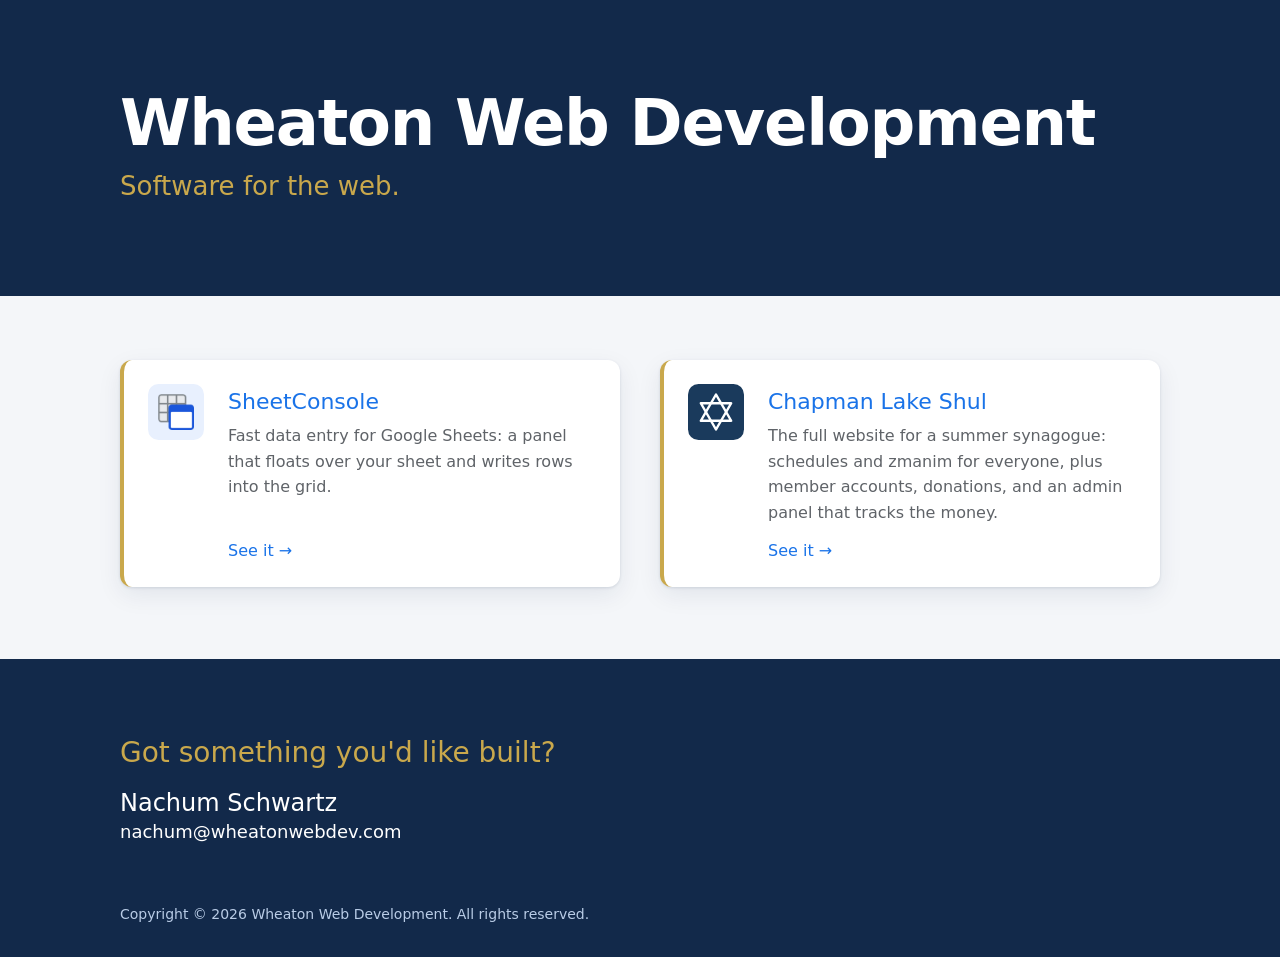
<file: index.html>
<!doctype html>
<html lang="en">
<head>
  <meta charset="utf-8">
  <meta name="viewport" content="width=device-width, initial-scale=1">
  <title>Wheaton Web Development</title>
  <!-- This page's one true address, for search engines - not the old
       nachumschwartz.github.io one, or a spelling without the final slash. -->
  <link rel="canonical" href="https://wheatonwebdev.com/">
  <meta name="description" content="Software for the web.">
  <link rel="icon" href="favicon.svg" type="image/svg+xml">
  <link rel="stylesheet" href="style.css">
</head>
<body class="home">
  <header class="band site-header">
    <div class="container">
      <h1>Wheaton Web Development</h1>
      <p class="tagline">Software for the web.</p>
    </div>
  </header>

  <main class="container">
    <!-- Each project is one card. To add a project, copy a card; the layout
         in style.css arranges however many there are. -->
    <section class="projects" aria-label="Projects">
      <article class="project">
        <img class="project-icon tile" src="images/sheetconsole-icon.png" alt="">
        <div class="project-text">
          <h2><a href="sheetconsole/">SheetConsole</a></h2>
          <p>
            Fast data entry for Google Sheets: a panel that floats over your
            sheet and writes rows into the grid.
          </p>
          <span class="see-it" aria-hidden="true">See it →</span>
        </div>
      </article>

      <article class="project">
        <img class="project-icon" src="images/chapman-lake-shul-icon.svg" alt="">
        <div class="project-text">
          <h2><a href="https://chapmanlakeshul.org">Chapman Lake Shul</a></h2>
          <p>
            The full website for a summer synagogue: schedules and zmanim for
            everyone, plus member accounts, donations, and an admin panel that
            tracks the money.
          </p>
          <span class="see-it" aria-hidden="true">See it →</span>
        </div>
      </article>
    </section>
  </main>

  <footer class="band site-footer">
    <div class="container">
      <h2>Got something you'd like built?</h2>
      <p class="contact">
        <span class="contact-name">Nachum Schwartz</span>
        <a href="mailto:nachum@wheatonwebdev.com">nachum@wheatonwebdev.com</a>
      </p>
      <p class="copyright">Copyright © 2026 Wheaton Web Development. All rights reserved.</p>
    </div>
  </footer>
</body>
</html>
</file>
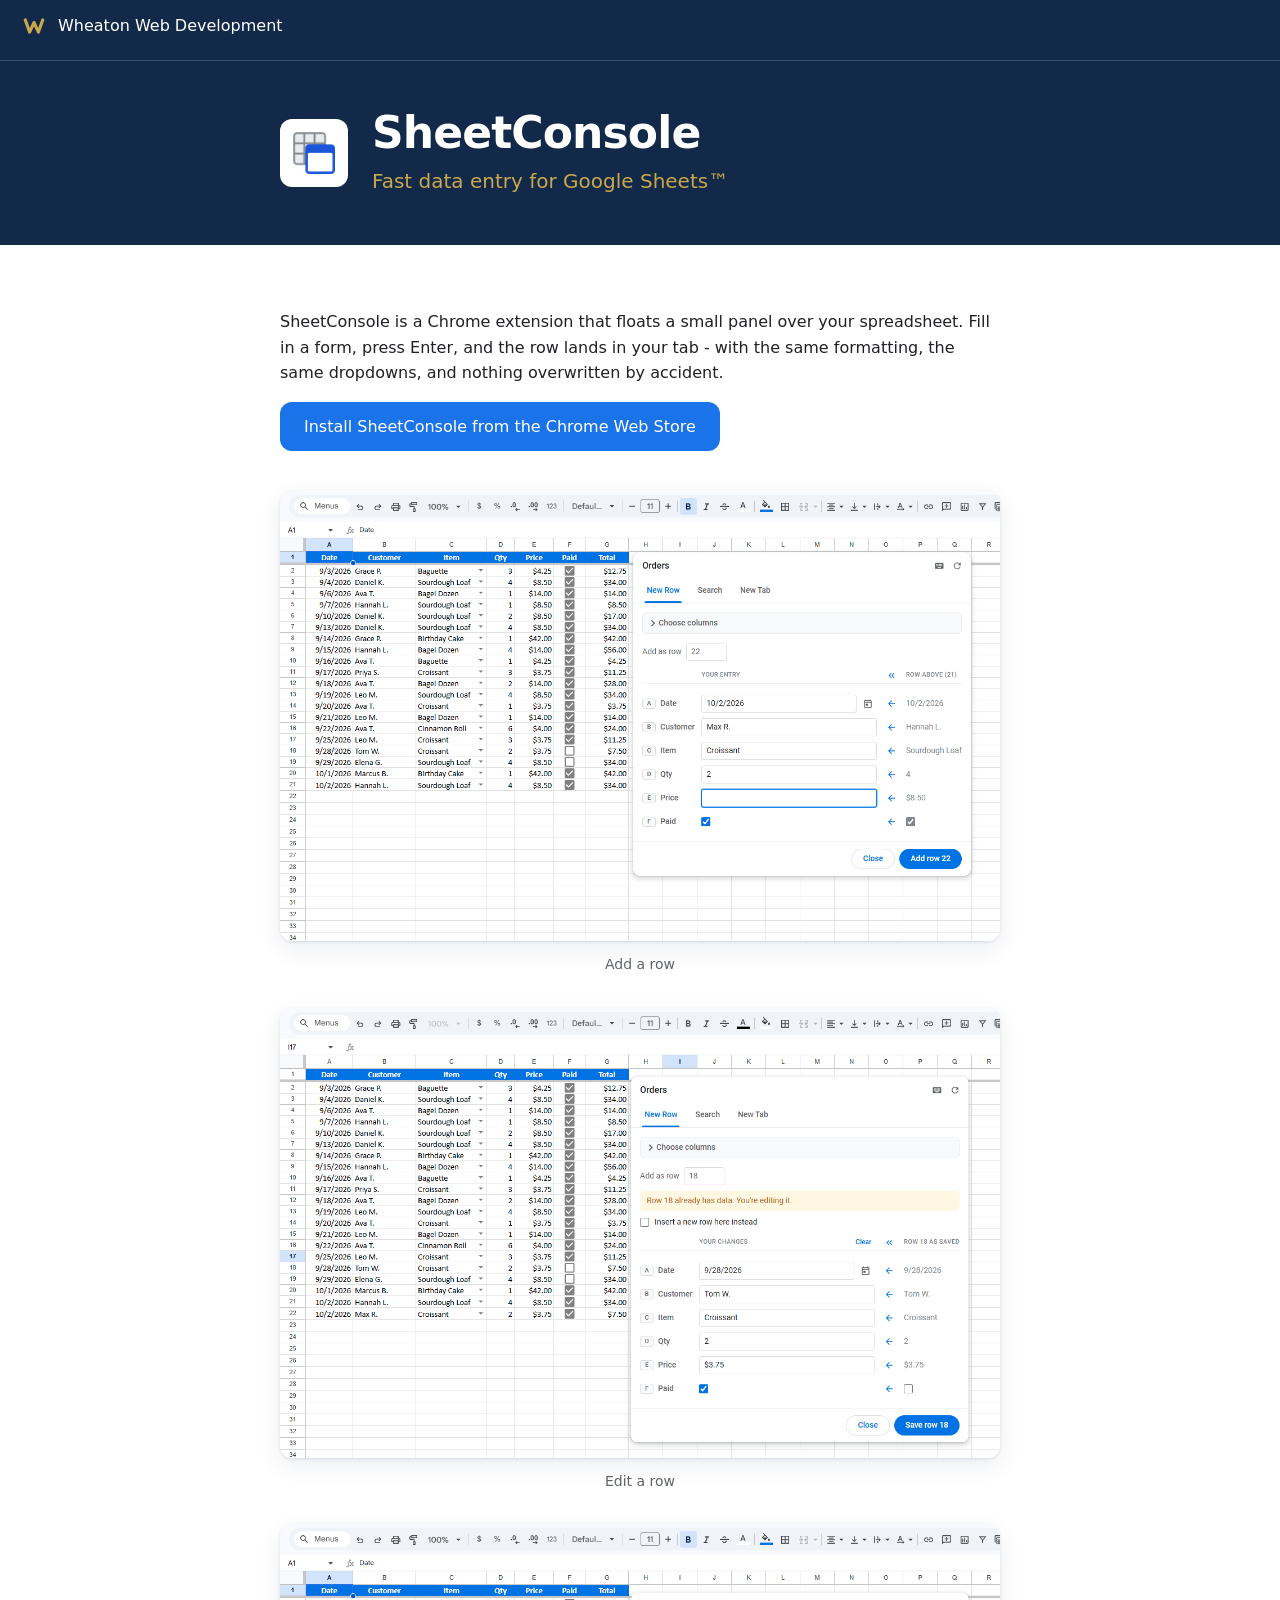
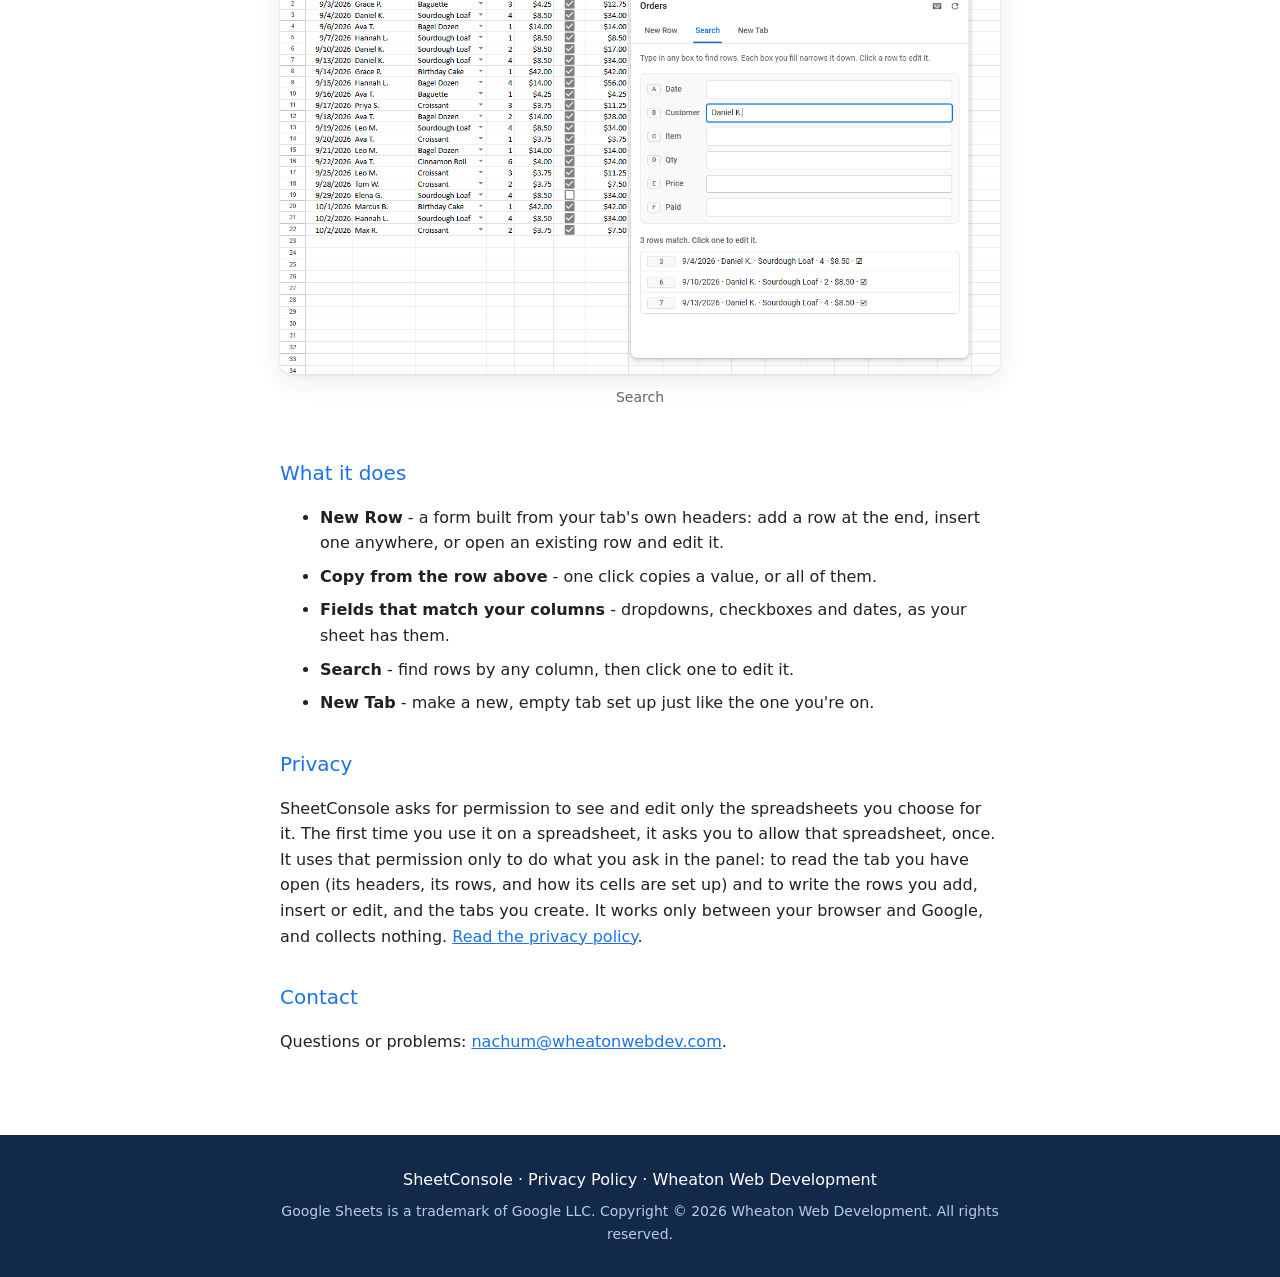
<file: sheetconsole/index.html>
<!doctype html>
<html lang="en">
<head>
  <meta charset="utf-8">
  <meta name="viewport" content="width=device-width, initial-scale=1">
  <title>SheetConsole</title>
  <!-- This page's one true address, for search engines - not the old
       nachumschwartz.github.io one, or a spelling without the final slash. -->
  <link rel="canonical" href="https://wheatonwebdev.com/sheetconsole/">
  <link rel="icon" href="../favicon.svg" type="image/svg+xml">
  <link rel="stylesheet" href="../style.css">
</head>
<body>
  <nav class="band site-bar" aria-label="Site">
    <a href="../">
      <img src="../favicon.svg" alt="">
      Wheaton Web Development
    </a>
  </nav>

  <header class="band site-header compact">
    <div class="container narrow">
      <div class="product-title">
        <img class="product-icon" src="../images/sheetconsole-icon.png" alt="">
        <div>
          <h1>SheetConsole</h1>
          <p class="tagline">Fast data entry for Google Sheets™</p>
        </div>
      </div>
    </div>
  </header>

  <main>
    <p>
      SheetConsole is a Chrome extension that floats a small panel over your
      spreadsheet. Fill in a form, press Enter, and the row lands in your tab -
      with the same formatting, the same dropdowns, and nothing overwritten by
      accident.
    </p>

    <p><a class="button" href="https://chromewebstore.google.com/detail/sheetconsole/kehadelpnliejfajoffbfmijffdfhdcd">Install SheetConsole from the Chrome Web Store</a></p>

    <section class="screens" aria-label="Screenshots">
      <figure>
        <img src="../images/sheetconsole-new-row.png" alt="The panel over a sheet of orders, with a form for adding row 22">
        <figcaption>Add a row</figcaption>
      </figure>
      <figure>
        <img src="../images/sheetconsole-edit-row.png" alt="The panel showing row 18 open for editing beside its saved values">
        <figcaption>Edit a row</figcaption>
      </figure>
      <figure>
        <img src="../images/sheetconsole-search.png" alt="The panel's Search tab listing three rows that match a customer's name">
        <figcaption>Search</figcaption>
      </figure>
    </section>

    <h2>What it does</h2>
    <ul>
      <li><strong>New Row</strong> - a form built from your tab's own headers: add a row at the end, insert one anywhere, or open an existing row and edit it.</li>
      <li><strong>Copy from the row above</strong> - one click copies a value, or all of them.</li>
      <li><strong>Fields that match your columns</strong> - dropdowns, checkboxes and dates, as your sheet has them.</li>
      <li><strong>Search</strong> - find rows by any column, then click one to edit it.</li>
      <li><strong>New Tab</strong> - make a new, empty tab set up just like the one you're on.</li>
    </ul>

    <h2>Privacy</h2>
    <p>
      SheetConsole asks for permission to see and edit only the spreadsheets
      you choose for it. The first time you use it on a spreadsheet, it asks
      you to allow that spreadsheet, once. It uses that permission only to do
      what you ask in the panel: to read
      the tab you have open (its headers, its rows, and how its cells are set
      up) and to write the rows you add, insert or edit, and the tabs you
      create. It works only between your browser and Google, and collects
      nothing. <a href="privacy.html">Read the privacy policy</a>.
    </p>

    <h2>Contact</h2>
    <p>
      Questions or problems:
      <a href="mailto:nachum@wheatonwebdev.com">nachum@wheatonwebdev.com</a>.
    </p>
  </main>

  <footer class="band site-footer compact">
    <div class="container narrow">
      <p class="footer-links">
        <a href="./">SheetConsole</a> · <a href="privacy.html">Privacy Policy</a> · <a href="../">Wheaton Web Development</a>
      </p>
      <p class="copyright">
        Google Sheets is a trademark of Google LLC.
        Copyright © 2026 Wheaton Web Development. All rights reserved.
      </p>
    </div>
  </footer>
</body>
</html>
</file>
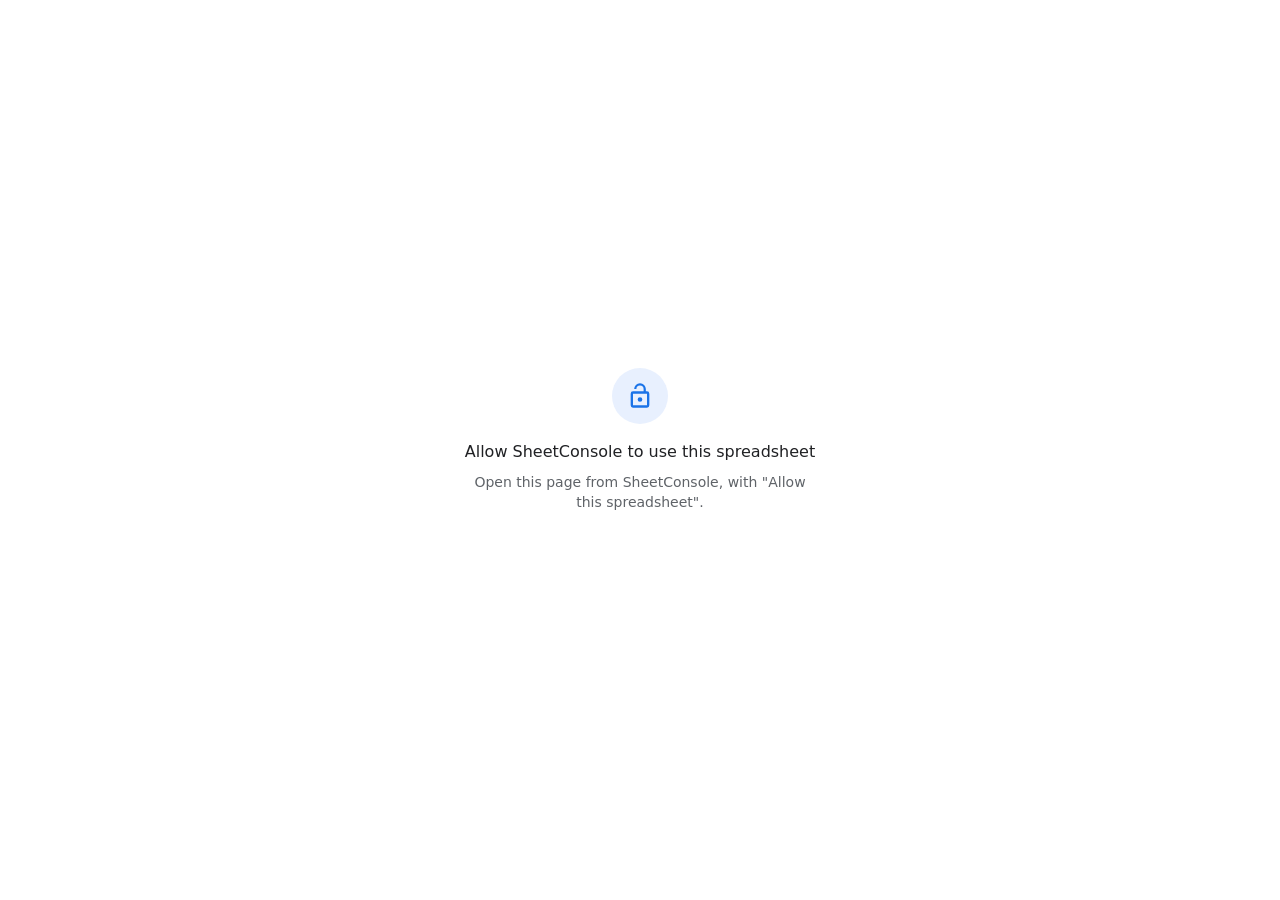
<file: sheetconsole/allow.html>
<!doctype html>
<html lang="en">
<head>
  <meta charset="utf-8">
  <meta name="viewport" content="width=device-width, initial-scale=1">
  <!-- Opened only by SheetConsole, in its own small window; no use to a search engine. -->
  <meta name="robots" content="noindex">
  <title>Allow SheetConsole</title>
  <link rel="icon" href="../favicon.svg">
  <link rel="stylesheet" href="allow.css">
</head>
<body>
  <main class="allow-card">
    <span class="allow-icon">
      <svg viewBox="0 0 24 24" aria-hidden="true"><path d="M12 17a2 2 0 1 0 0-4 2 2 0 0 0 0 4zm6-9h-1V6A5 5 0 0 0 7 6h1.9a3.1 3.1 0 0 1 6.2 0v2H6a2 2 0 0 0-2 2v10a2 2 0 0 0 2 2h12a2 2 0 0 0 2-2V10a2 2 0 0 0-2-2zm0 12H6V10h12v10z"/></svg>
    </span>
    <h1>Allow SheetConsole to use this spreadsheet</h1>
    <p id="status">Opening Google's file chooser…</p>
    <button id="again" type="button" hidden>Choose the spreadsheet</button>
  </main>

  <!-- Google's file chooser. It has to be loaded from Google, which is why this
       page lives on the website rather than inside the extension. -->
  <script src="https://apis.google.com/js/api.js"></script>
  <script src="allow.js"></script>
</body>
</html>
</file>
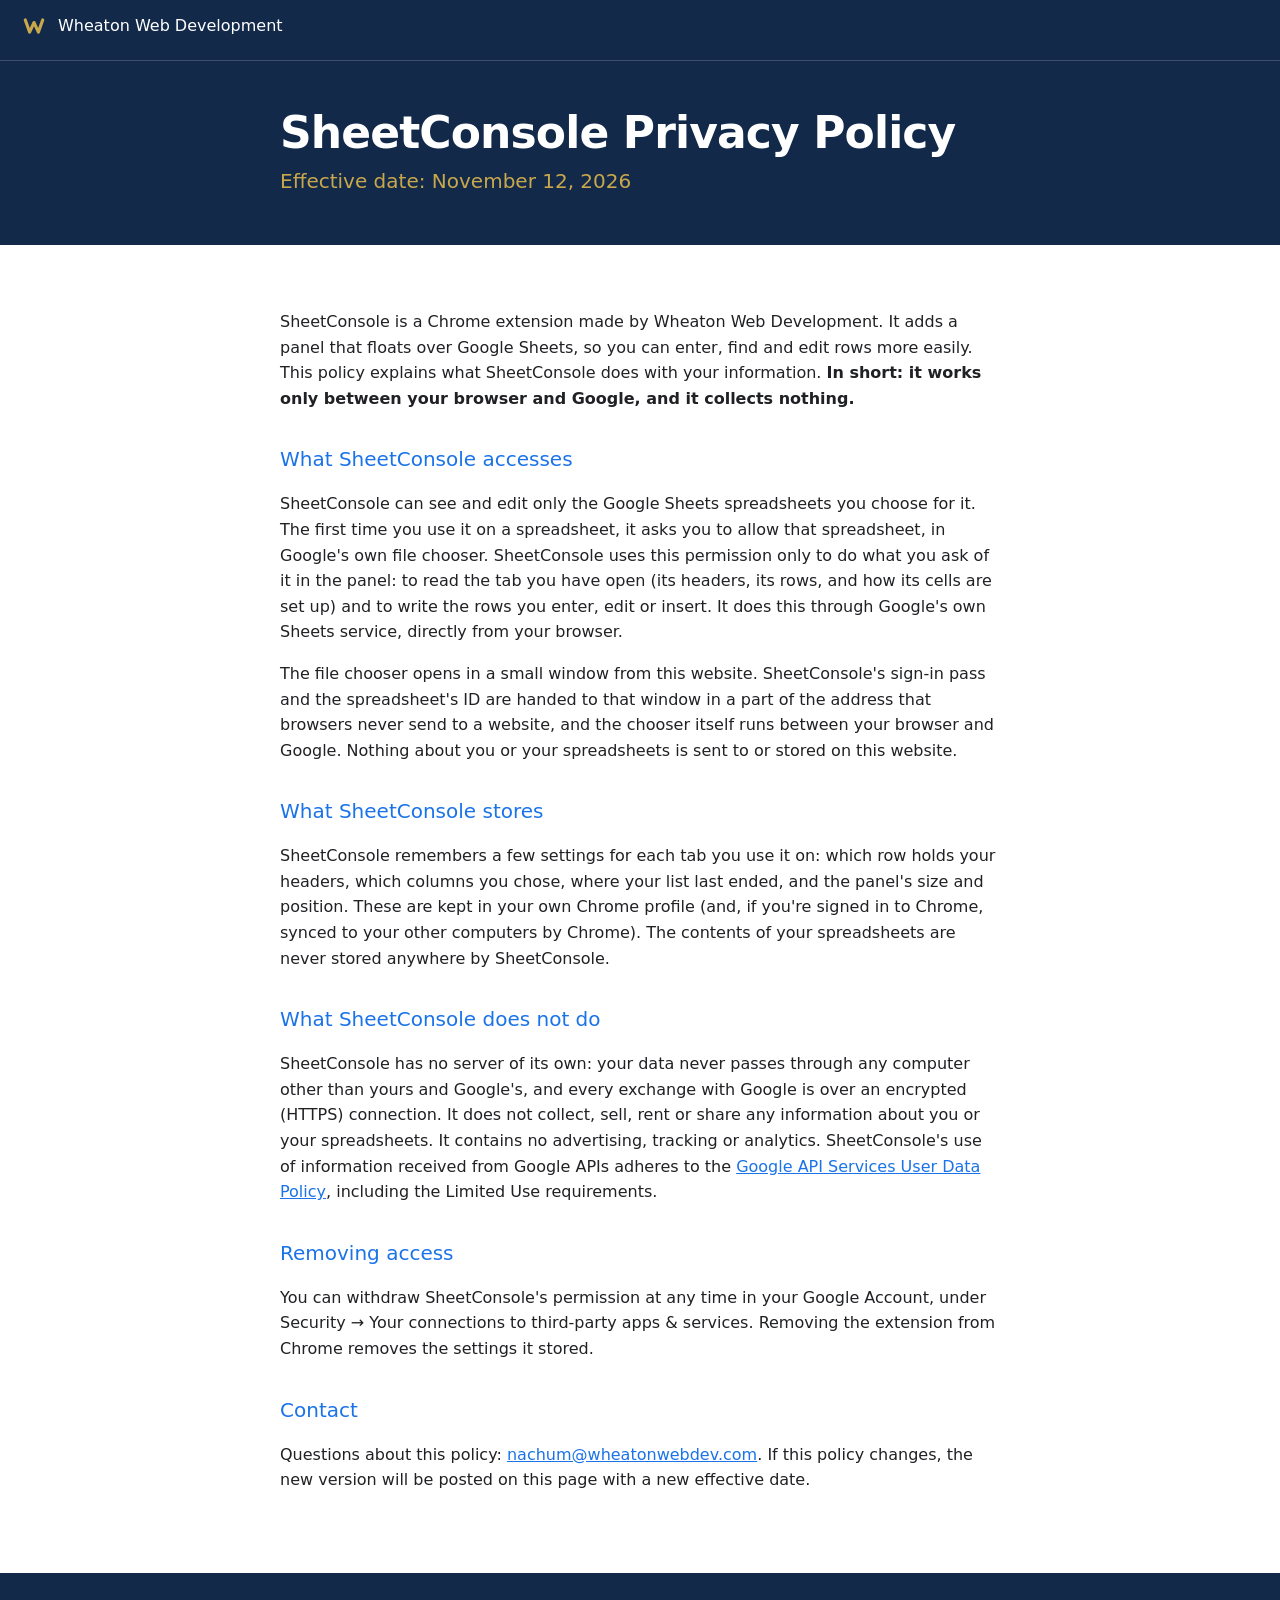
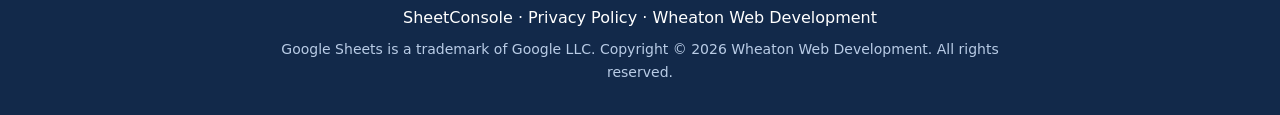
<file: sheetconsole/privacy.html>
<!doctype html>
<html lang="en">
<head>
  <meta charset="utf-8">
  <meta name="viewport" content="width=device-width, initial-scale=1">
  <title>SheetConsole Privacy Policy</title>
  <!-- This page's one true address, for search engines - not the old
       nachumschwartz.github.io one, or a spelling without the final slash. -->
  <link rel="canonical" href="https://wheatonwebdev.com/sheetconsole/privacy.html">
  <link rel="icon" href="../favicon.svg" type="image/svg+xml">
  <link rel="stylesheet" href="../style.css">
</head>
<body>
  <nav class="band site-bar" aria-label="Site">
    <a href="../">
      <img src="../favicon.svg" alt="">
      Wheaton Web Development
    </a>
  </nav>

  <header class="band site-header compact">
    <div class="container narrow">
      <h1>SheetConsole Privacy Policy</h1>
      <p class="tagline">Effective date: November 12, 2026</p>
    </div>
  </header>

  <main>
    <p>
      SheetConsole is a Chrome extension made by Wheaton Web Development. It
      adds a panel that floats over Google Sheets, so you can enter, find and
      edit rows more easily. This policy explains what SheetConsole does with
      your information. <strong>In short: it works only between your browser
      and Google, and it collects nothing.</strong>
    </p>

    <h2>What SheetConsole accesses</h2>
    <p>
      SheetConsole can see and edit only the Google Sheets spreadsheets you
      choose for it. The first time you use it on a spreadsheet, it asks you to
      allow that spreadsheet, in Google's own file chooser. SheetConsole uses
      this permission only to do what you ask of it in the panel: to read the
      tab you have open (its headers, its rows, and how its cells are set up)
      and to write the rows you enter, edit or insert. It does this through
      Google's own Sheets service, directly from your browser.
    </p>
    <p>
      The file chooser opens in a small window from this website. SheetConsole's
      sign-in pass and the spreadsheet's ID are handed to that window in a part
      of the address that browsers never send to a website, and the chooser
      itself runs between your browser and Google. Nothing about you or your
      spreadsheets is sent to or stored on this website.
    </p>

    <h2>What SheetConsole stores</h2>
    <p>
      SheetConsole remembers a few settings for each tab you use it on: which
      row holds your headers, which columns you chose, where your list last
      ended, and the panel's size and position. These are kept in your own
      Chrome profile (and, if you're signed in to Chrome, synced to your other
      computers by Chrome). The contents of your spreadsheets are never stored
      anywhere by SheetConsole.
    </p>

    <h2>What SheetConsole does not do</h2>
    <p>
      SheetConsole has no server of its own: your data never passes through any
      computer other than yours and Google's, and every exchange with Google is
      over an encrypted (HTTPS) connection. It does not collect, sell, rent or
      share any information about you or your spreadsheets. It contains no
      advertising, tracking or analytics. SheetConsole's use of information
      received from Google APIs adheres to the
      <a href="https://developers.google.com/terms/api-services-user-data-policy">Google API Services User Data Policy</a>,
      including the Limited Use requirements.
    </p>

    <h2>Removing access</h2>
    <p>
      You can withdraw SheetConsole's permission at any time in your Google
      Account, under Security → Your connections to third-party apps &amp;
      services. Removing the extension from Chrome removes the settings it
      stored.
    </p>

    <h2>Contact</h2>
    <p>
      Questions about this policy:
      <a href="mailto:nachum@wheatonwebdev.com">nachum@wheatonwebdev.com</a>.
      If this policy changes, the new version will be posted on this page with
      a new effective date.
    </p>
  </main>

  <footer class="band site-footer compact">
    <div class="container narrow">
      <p class="footer-links">
        <a href="./">SheetConsole</a> · <a href="privacy.html">Privacy Policy</a> · <a href="../">Wheaton Web Development</a>
      </p>
      <p class="copyright">
        Google Sheets is a trademark of Google LLC.
        Copyright © 2026 Wheaton Web Development. All rights reserved.
      </p>
    </div>
  </footer>
</body>
</html>
</file>
<file: style.css>
/* One look for every page of the site: plain, readable, in SheetConsole's
   colours. */

:root {
  --blue: #1a73e8;
  --blue-dark: #1557b0;
  --text: #202124;
  --text-quiet: #5f6368;
  --line: #e8eaed;
  --surface: #ffffff;

  /* The front page's bands and background. Navy rather than SheetConsole's
     bright blue, which is kept as the accent for links. */
  --navy: #12294a;
  --on-navy-quiet: #b9cce6;
  --on-navy-line: rgb(255 255 255 / 18%);
  --gold: #c9a84c; /* Chapman Lake Shul's gold */
  --page: #f4f6f9;

  /* Reading text gets hard to follow in long lines, so text pages stay narrow.
     The front page needs more room to show its screenshots. */
  --width-text: 720px;
  --width-wide: 1040px;
  --page-margin: 20px;

  /* The narrowest a project card may get. It also caps the front page at two
     columns, since three of these don't fit in --width-wide. */
  --card-min-width: 400px;
  --card-gap: 40px;
  --card-padding: 24px;
  --icon-size: 56px;
  --bar-logo-size: 28px;
  --icon-tile-padding: 6px;
  --icon-tile-inset: 4px;
  --icon-tile: #e8f0fe;
  --icon-radius: 10.5px;
  --accent-width: 4px;
  --radius: 12px;
  --shadow: 0 1px 3px rgb(18 41 74 / 12%), 0 8px 24px rgb(18 41 74 / 8%);
  --shadow-raised: 0 2px 6px rgb(18 41 74 / 14%), 0 16px 36px rgb(18 41 74 / 14%);
  --hover-lift: -4px;
  --hover-time: 150ms;
}

body {
  margin: 0;
  background: var(--surface);
  color: var(--text);
  font-family: Roboto, "Segoe UI", system-ui, Arial, sans-serif;
  font-size: 16px;
  line-height: 1.6;
}

main {
  max-width: var(--width-text);
  margin: 0 auto;
  padding: 48px var(--page-margin) 64px;
}

h1 {
  margin: 0 0 8px;
  font-size: 32px;
  font-weight: 500;
  line-height: 1.25;
}

h2 {
  margin: 32px 0 8px;
  font-size: 20px;
  font-weight: 500;
  color: var(--blue);
}

.quiet {
  color: var(--text-quiet);
}

a {
  color: var(--blue);
}

/* Shared by every page */

/* A band's colour runs edge to edge while .container keeps its content lined
   up with the cards, which is why the two are separate elements. */
.container,
main.container {
  max-width: var(--width-wide);
  margin: 0 auto;
  padding-left: var(--page-margin);
  padding-right: var(--page-margin);
}

/* Lines a band's content up with the narrow text column below it. */
.container.narrow {
  max-width: var(--width-text);
}

.band {
  background: var(--navy);
  color: var(--surface);
}

/* Front page */

.home {
  background: var(--page);
}

.site-header {
  padding: 88px 0;
}

/* The name is the only large thing on the page. clamp() lets it shrink on a
   phone instead of wrapping awkwardly. */
.site-header h1 {
  font-size: clamp(36px, 7vw, 64px);
  font-weight: 700;
  letter-spacing: -0.02em;
  line-height: 1.1;
}

.tagline {
  margin: 0;
  color: var(--gold);
  font-size: clamp(20px, 3vw, 26px);
}

main.container {
  padding-top: 64px;
  padding-bottom: 72px;
}

/* auto-fit is what lets the page grow without a redesign: one card would fill
   the width, two or more share columns, and a phone gets a single column.   min() stops a card overflowing a screen narrower than --card-min-width. */
.projects {
  display: grid;
  grid-template-columns: repeat(auto-fit, minmax(min(100%, var(--card-min-width)), 1fr));
  gap: var(--card-gap);
}

/* position: relative is the anchor for the link's ::after below. */
.project {
  position: relative;
  display: flex;
  gap: var(--card-padding);
  padding: var(--card-padding);
  background: var(--surface);
  border-left: var(--accent-width) solid var(--gold);
  border-radius: var(--radius);
  box-shadow: var(--shadow);
  transition: transform var(--hover-time), box-shadow var(--hover-time);
}

.project:hover,
.project:focus-within {
  transform: translateY(var(--hover-lift));
  box-shadow: var(--shadow-raised);
}

/* Someone who has asked their system for less motion shouldn't get the lift. */
@media (prefers-reduced-motion: reduce) {
  .project {
    transition: none;
  }

  .project:hover,
  .project:focus-within {
    transform: none;
  }
}

/* flex-shrink: 0 keeps the icon its full size when the text beside it is long. */
.project-icon {
  flex-shrink: 0;
  width: var(--icon-size);
  height: var(--icon-size);
}

/* For an icon with no background of its own, so it matches the shul's solid
   square. The corner radius is the same proportion as that icon's. border-box
   keeps the tile at --icon-size, with the padding taken from inside it. */
.project-icon.tile {
  box-sizing: border-box;
  padding: var(--icon-tile-inset);
  background: var(--icon-tile);
  border-radius: var(--icon-radius);
}

/* A column so that auto margin on "See it" can push it to the bottom: cards in
   a row are the same height, and this lines their links up. */
.project-text {
  display: flex;
  flex-direction: column;
}

.project h2 {
  margin: 0 0 4px;
  font-size: 22px;
}

.project h2 a {
  text-decoration: none;
}

/* Stretches the link over the whole card, so a click anywhere on it works
   while a screen reader still announces just the project's name. */
.project h2 a::after {
  content: "";
  position: absolute;
  inset: 0;
}

.project p {
  margin: 0 0 12px;
  color: var(--text-quiet);
}

.see-it {
  margin-top: auto;
  color: var(--blue);
  font-weight: 500;
}

.site-footer {
  padding: 72px 0 32px;
}

.site-footer a {
  color: var(--surface);
}

.site-footer h2 {
  margin: 0 0 12px;
  color: var(--gold);
  font-size: 28px;
}

.contact {
  margin: 0;
}

/* Tighter than body text, so the name and email read as one unit. */
.contact-name {
  display: block;
  font-size: 24px;
  font-weight: 500;
  line-height: 1.25;
}

.contact a {
  font-size: 18px;
  text-decoration: none;
}

.contact a:hover,
.contact a:focus-visible {
  text-decoration: underline;
}

.copyright {
  margin: 56px 0 0;
  color: var(--on-navy-quiet);
  font-size: 14px;
}

/* Inner pages: the same bands, quieter, so the page's content comes first */

.site-header.compact {
  padding: 48px 0;
}

.site-header.compact h1 {
  font-size: clamp(30px, 5vw, 44px);
}

.site-header.compact .tagline {
  font-size: clamp(17px, 2.5vw, 20px);
}

/* The company's logo in the top corner, which people expect to take them home.
   The line beneath separates the company from the product's own header. */
.site-bar {
  padding: 12px var(--page-margin);
  border-bottom: 1px solid var(--on-navy-line);
}

.site-bar a {
  display: inline-flex;
  align-items: center;
  gap: 10px;
  color: var(--surface);
  font-weight: 500;
  text-decoration: none;
}

.site-bar a:hover,
.site-bar a:focus-visible {
  text-decoration: underline;
}

.site-bar img {
  width: var(--bar-logo-size);
  height: var(--bar-logo-size);
}

.product-title {
  display: flex;
  align-items: center;
  gap: var(--card-padding);
}

/* The store icon has grey and blue parts that would vanish on navy, so it sits
   on its own white tile. */
.product-icon {
  flex-shrink: 0;
  width: var(--icon-size);
  height: var(--icon-size);
  padding: var(--icon-tile-padding);
  background: var(--surface);
  border-radius: var(--radius);
}

.button {
  display: inline-block;
  padding: 12px 24px;
  background: var(--blue);
  color: var(--surface);
  border-radius: var(--radius);
  font-weight: 500;
  text-decoration: none;
}

.button:hover,
.button:focus-visible {
  background: var(--blue-dark);
}

.screens {
  margin: 40px 0 48px;
}

.screens figure {
  margin: 0 0 32px;
}

.screens img {
  display: block;
  width: 100%;
  height: auto;
  border-radius: var(--radius);
  box-shadow: var(--shadow);
}

.screens figcaption {
  margin-top: 12px;
  color: var(--text-quiet);
  font-size: 14px;
  text-align: center;
}

li {
  margin-bottom: 8px;
}

.site-footer.compact {
  padding: 32px 0;
  text-align: center;
}

.compact .copyright {
  margin: 0;
}

.footer-links {
  margin: 0 0 8px;
}

.footer-links a {
  text-decoration: none;
}

.footer-links a:hover,
.footer-links a:focus-visible {
  text-decoration: underline;
}
</file>
<file: sheetconsole/allow.css>
/* The approval window's look: the same card as SheetConsole's own "Allow"
   screen, so the window reads as part of the app rather than a web page. */

:root {
  --blue: #1a73e8;
  --blue-dark: #1967d2;
  --blue-soft: #e8f0fe;
  --text: #202124;
  --text-quiet: #5f6368;
  --surface: #ffffff;
  --radius-pill: 18px;
  --radius: 8px;
}

/* The window shows exactly one thing at a time - the card, or Google's chooser
   over it - so it never needs scrollbars. */
html, body {
  height: 100%;
  overflow: hidden;
}

body {
  display: flex;
  align-items: center;
  justify-content: center;
  margin: 0;
  background: var(--surface);
  color: var(--text);
  font-family: Roboto, "Segoe UI", system-ui, Arial, sans-serif;
  font-size: 14px;
  line-height: 20px;
  -webkit-font-smoothing: antialiased;
}

.allow-card {
  max-width: 360px;
  padding: 24px;
  text-align: center;
}

.allow-icon {
  display: inline-flex;
  align-items: center;
  justify-content: center;
  width: 56px;
  height: 56px;
  border-radius: 50%;
  background: var(--blue-soft);
  color: var(--blue);
}

.allow-icon svg {
  width: 28px;
  height: 28px;
  fill: currentColor;
}

h1 {
  margin: 16px 0 8px;
  font-size: 16px;
  font-weight: 500;
  line-height: 24px;
}

#status {
  margin: 0 0 20px;
  color: var(--text-quiet);
}

/* The same blue pill as SheetConsole's main buttons. */
#again {
  height: 36px;
  padding: 0 20px;
  border: none;
  border-radius: var(--radius-pill);
  background: var(--blue);
  color: #fff;
  font: inherit;
  font-weight: 500;
  cursor: pointer;
}

#again:hover {
  background: var(--blue-dark);
}

/* Rounded corners on Google's chooser, to match SheetConsole's own cards.
   Only its outer box is ours to style (its contents are Google's). The box's
   class name isn't documented by Google: if it ever changes, the corners just
   go back to square. */
.picker-dialog {
  border-radius: var(--radius);
  overflow: hidden;
}

/* `hidden` would lose to the display rules above, so it's said again. */
#again[hidden] {
  display: none;
}
</file>
